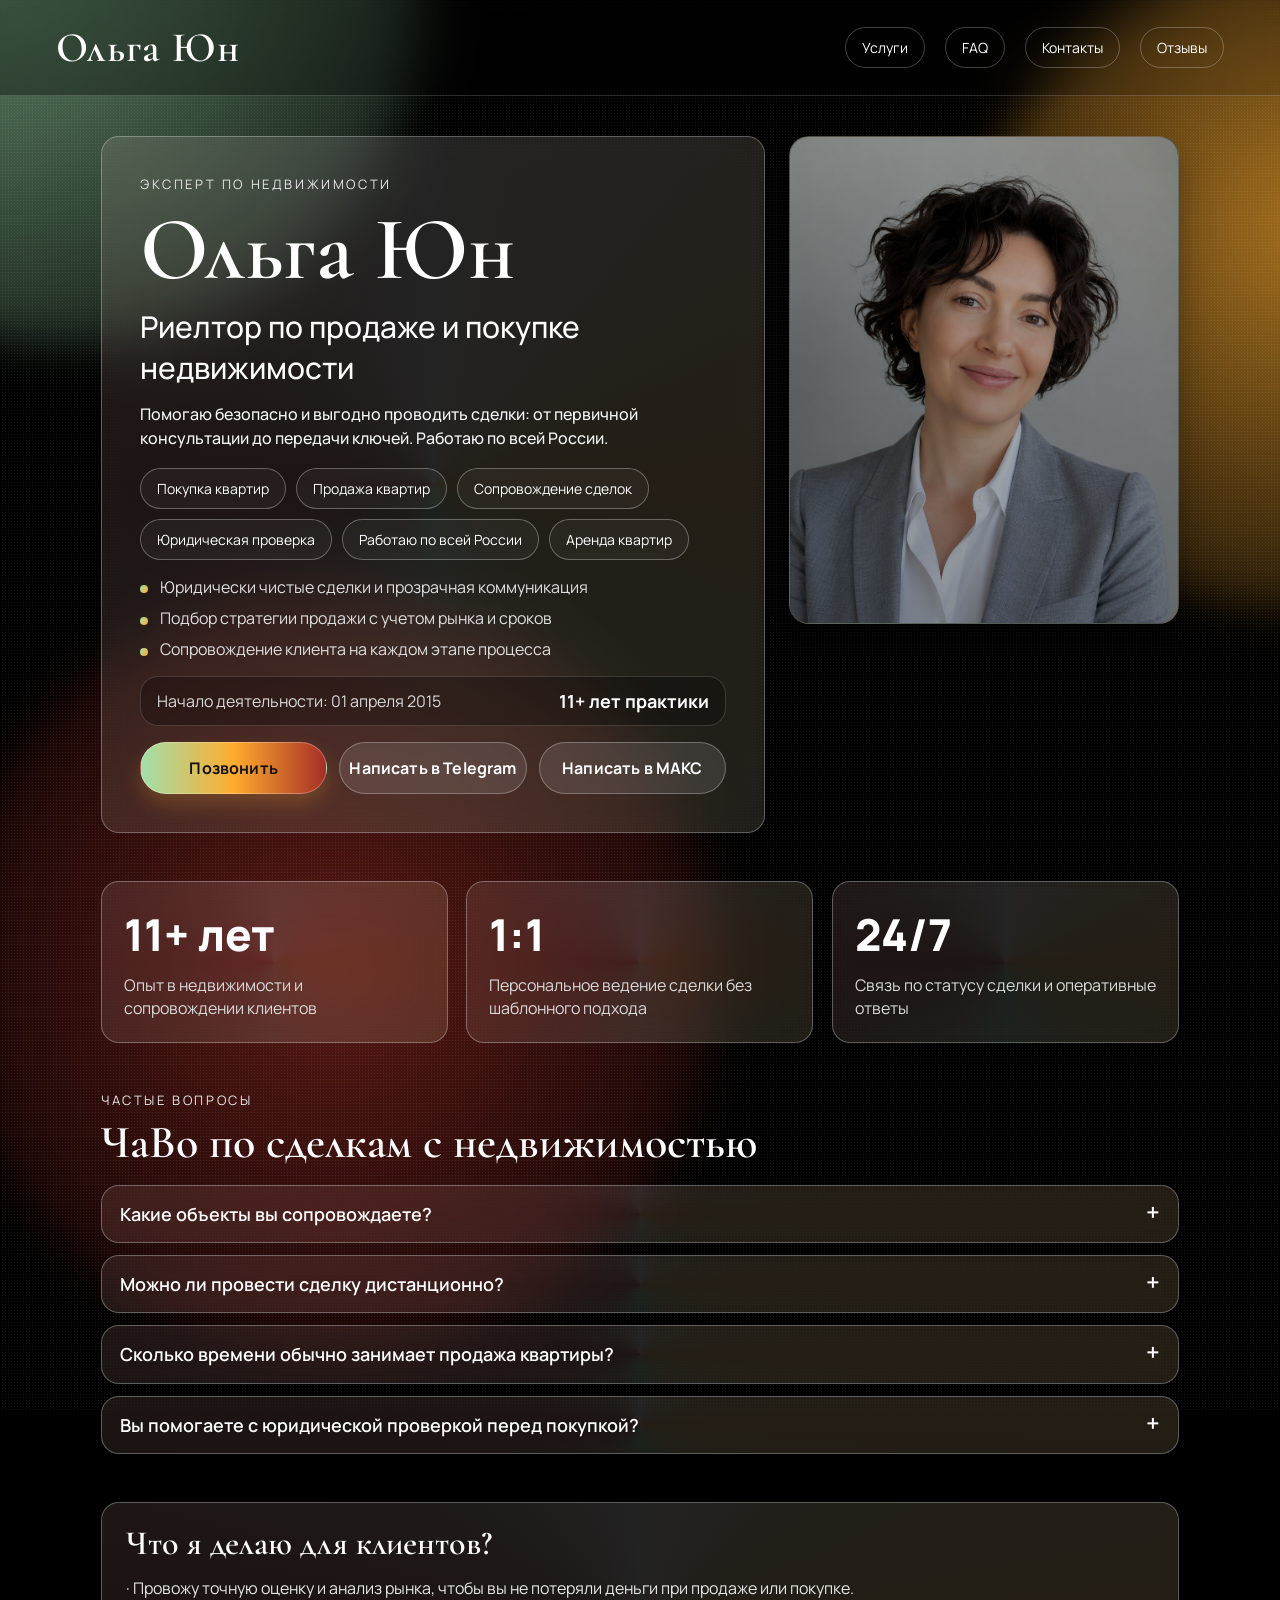
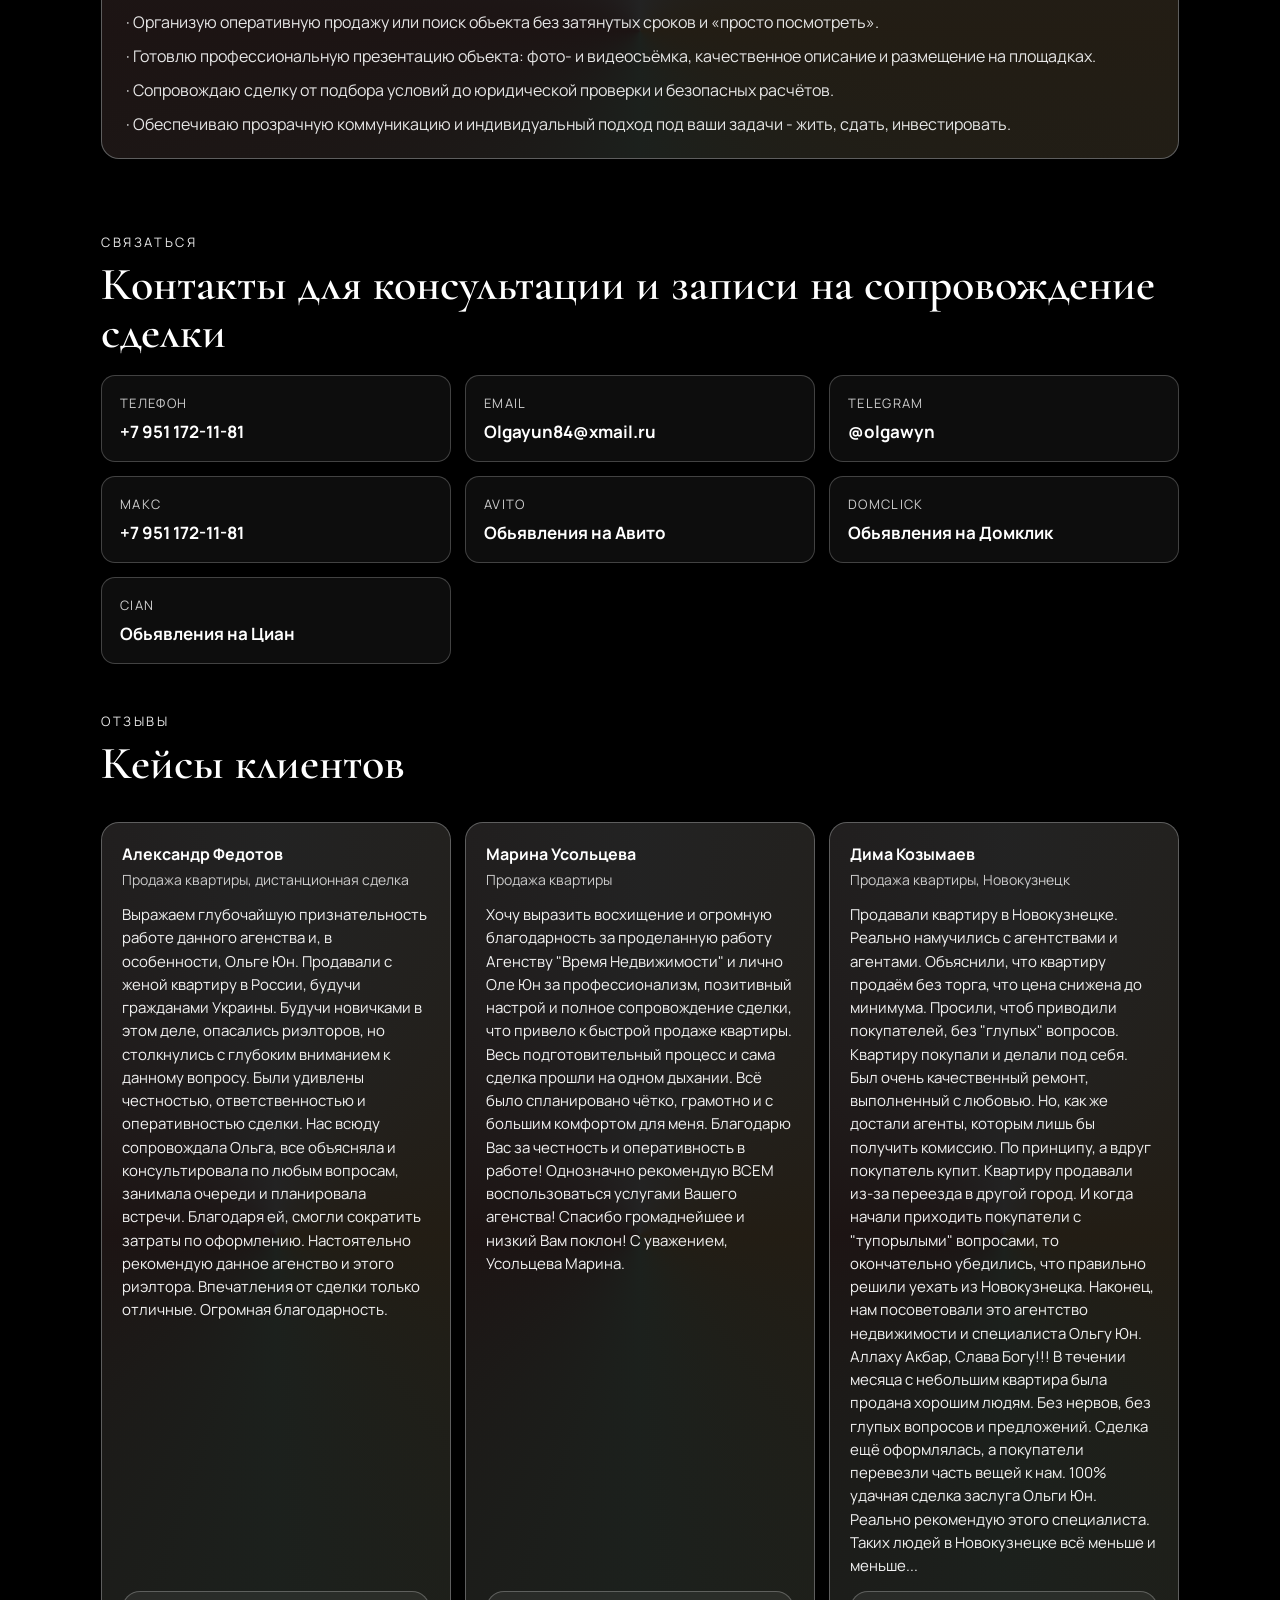
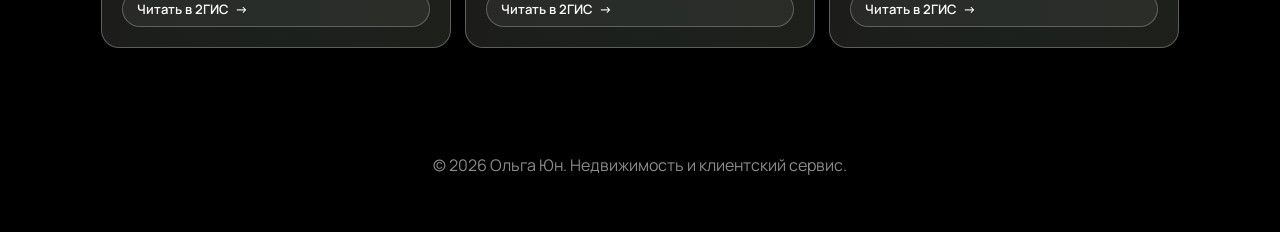
<file: index.html>
<!doctype html>
<html lang="ru-RU">
  <head>
    <meta charset="UTF-8" />
    <meta name="viewport" content="width=device-width, initial-scale=1.0" />
    <meta name="robots" content="index,follow,max-image-preview:large,max-snippet:-1,max-video-preview:-1" />
    <meta name="googlebot" content="index,follow,max-image-preview:large,max-snippet:-1,max-video-preview:-1" />
    <meta name="yandex" content="index,follow" />
    <meta name="author" content="Ольга Юн" />
    <meta name="theme-color" content="#000000" />
    <meta name="format-detection" content="telephone=yes" />
    <meta name="geo.region" content="RU" />
    <meta name="geo.placename" content="Россия" />

    <link rel="apple-touch-icon" sizes="180x180" href="/apple-touch-icon.png" />
    <link rel="icon" type="image/png" sizes="32x32" href="/favicon-32x32.png" />
    <link rel="icon" type="image/png" sizes="16x16" href="/favicon-16x16.png" />
    <link rel="icon" href="/favicon.ico" />
    <link rel="manifest" href="/site.webmanifest" />
    <link rel="canonical" href="https://olga-yun.ru/" />
    <link rel="alternate" hreflang="ru-RU" href="https://olga-yun.ru/" />
    <link rel="alternate" hreflang="x-default" href="https://olga-yun.ru/" />

    <link rel="preload" as="image" href="/image.png" fetchpriority="high" />
    <meta
      name="description"
      content="Риелтор Ольга Юн: покупка, продажа и юридически безопасное сопровождение сделок с недвижимостью по всей России. 11+ лет практики."
    />
    <meta
      name="keywords"
      content="риелтор, агент по недвижимости, продажа квартиры, купить квартиру, сопровождение сделки недвижимость, дистанционная сделка, риелтор по всей России"
    />

    <meta property="og:type" content="website" />
    <meta property="og:locale" content="ru_RU" />
    <meta property="og:site_name" content="Ольга Юн — Риелтор" />
    <meta
      property="og:title"
      content="Риелтор Ольга Юн — работаю по всей России"
    />
    <meta
      property="og:description"
      content="Профессиональное сопровождение покупки и продажи недвижимости: оценка, проверка документов, безопасные расчеты и сделка под ключ."
    />
    <meta property="og:url" content="https://olga-yun.ru/" />
    <meta property="og:image" content="https://olga-yun.ru/image.png" />
    <meta property="og:image:width" content="941" />
    <meta property="og:image:height" content="1672" />
    <meta property="og:image:alt" content="Ольга Юн — риелтор" />

    <meta name="twitter:card" content="summary_large_image" />
    <meta
      name="twitter:title"
      content="Риелтор Ольга Юн — работаю по всей России"
    />
    <meta
      name="twitter:description"
      content="Сделки с недвижимостью по всей России: от стратегии продажи до передачи ключей."
    />
    <meta name="twitter:image" content="https://olga-yun.ru/image.png" />

    <title>Риелтор Ольга Юн | Сопровождение сделок с недвижимостью по всей России</title>
    <script type="module" crossorigin src="/index.js"></script>
    <link rel="stylesheet" crossorigin href="/index.css">
  </head>
  <body>
    <div id="root"><div class="page-shell"><div class="backdrop" aria-hidden="true"><div class="orb orb-a"></div><div class="orb orb-b"></div><div class="orb orb-c"></div><div class="grain"></div></div><header class="top-nav"><span class="brand-mark">Ольга Юн</span><nav><a href="#services">Услуги</a><a href="#faq">FAQ</a><a href="#contacts">Контакты</a><a href="#reviews">Отзывы</a></nav></header><main class="content"><section id="services" class="hero-grid"><section class="photo-card reveal" data-reveal="true"><div class="photo-frame photo-frame--portrait"><img class="photo-image" src="/image.png" alt="Портрет Ольги Юн" loading="eager"/><div class="photo-edge-shade" aria-hidden="true"></div></div></section><article class="hero-card glass-card reveal" data-reveal="true" data-reveal-mobile-immediate="true"><p class="eyebrow">Эксперт по недвижимости</p><h1>Ольга Юн</h1><p class="lead">Риелтор по продаже и покупке недвижимости</p><p class="description">Помогаю безопасно и выгодно проводить сделки: от первичной консультации до передачи ключей. Работаю по всей России.</p><div class="tag-row"><span class="activity-tag">Покупка квартир</span><span class="activity-tag">Продажа квартир</span><span class="activity-tag">Сопровождение сделок</span><span class="activity-tag">Юридическая проверка</span><span class="activity-tag">Работаю по всей России</span><span class="activity-tag">Аренда квартир</span></div><ul class="value-list"><li>Юридически чистые сделки и прозрачная коммуникация</li><li>Подбор стратегии продажи с учетом рынка и сроков</li><li>Сопровождение клиента на каждом этапе процесса</li></ul><div class="experience-line"><span>Начало деятельности: <!-- -->01 апреля 2015</span><strong>11<!-- -->+ лет практики</strong></div><div class="actions"><a class="primary-btn" href="tel:+79511721181">Позвонить</a><a class="ghost-btn" href="https://t.me/olgawyn" target="_blank" rel="noreferrer">Написать в Telegram</a><a class="ghost-btn" href="https://max.ru/u/f9LHodD0cOJdbl1NSS8zZmJtOGxijgiGOlLNstz_nhcj_lwuU9fuco1yhjs" target="_blank" rel="noreferrer">Написать в МАКС</a></div></article></section><section class="metrics reveal" data-reveal="true"><article class="metric-card glass-card"><p class="metric-value">11+ лет</p><p class="metric-caption">Опыт в недвижимости и сопровождении клиентов</p></article><article class="metric-card glass-card"><p class="metric-value">1:1</p><p class="metric-caption">Персональное ведение сделки без шаблонного подхода</p></article><article class="metric-card glass-card"><p class="metric-value">24/7</p><p class="metric-caption">Связь по статусу сделки и оперативные ответы</p></article></section><section id="faq" class="faq-section reveal" data-reveal="true"><header class="section-heading"><p class="eyebrow">Частые вопросы</p><h2>ЧаВо по сделкам с недвижимостью</h2></header><div class="faq-grid"><details class="faq-card glass-card reveal faq-card--reveal" data-reveal="true" style="transition-delay:90ms;transition-duration:620ms, 620ms;--reveal-x:-22px;--reveal-y:18px"><summary>Какие объекты вы сопровождаете?</summary><p>Сопровождаю сделки с квартирами и частными домами: от оценки объекта и маркетинга до безопасных расчетов и передачи ключей. Работаю по всей России.</p></details><details class="faq-card glass-card reveal faq-card--reveal" data-reveal="true" style="transition-delay:220ms;transition-duration:700ms, 700ms;--reveal-x:22px;--reveal-y:28px"><summary>Можно ли провести сделку дистанционно?</summary><p>Да. Для собственников и покупателей из любого города выстраиваю дистанционный процесс с онлайн-проверкой документов, доверенностями и поэтапным контролем сделки.</p></details><details class="faq-card glass-card reveal faq-card--reveal" data-reveal="true" style="transition-delay:350ms;transition-duration:620ms, 620ms;--reveal-x:-22px;--reveal-y:38px"><summary>Сколько времени обычно занимает продажа квартиры?</summary><p>Срок зависит от локации, цены и состояния объекта. На старте формирую стратегию с прогнозом по срокам экспозиции и планом действий для ускорения продажи.</p></details><details class="faq-card glass-card reveal faq-card--reveal" data-reveal="true" style="transition-delay:480ms;transition-duration:700ms, 700ms;--reveal-x:22px;--reveal-y:18px"><summary>Вы помогаете с юридической проверкой перед покупкой?</summary><p>Да. Проверяю собственников, историю перехода прав, обременения и риски по документам, чтобы минимизировать вероятность оспаривания сделки в будущем.</p></details></div></section><section class="pre-faq-section reveal" data-reveal="true"><article class="pre-faq-card glass-card"><h2>Что я делаю для клиентов?</h2><ul class="pre-faq-list"><li>· Провожу точную оценку и анализ рынка, чтобы вы не потеряли деньги при продаже или покупке.</li><li>· Организую оперативную продажу или поиск объекта без затянутых сроков и «просто посмотреть».</li><li>· Готовлю профессиональную презентацию объекта: фото- и видеосъёмка, качественное описание и размещение на площадках.</li><li>· Сопровождаю сделку от подбора условий до юридической проверки и безопасных расчётов.</li><li>· Обеспечиваю прозрачную коммуникацию и индивидуальный подход под ваши задачи - жить, сдать, инвестировать.</li></ul></article></section><section id="contacts" class="contacts reveal" data-reveal="true"><header class="section-heading"><p class="eyebrow">Связаться</p><h2>Контакты для консультации и записи на сопровождение сделки</h2></header><ul class="contact-links"><li><a href="tel:+79511721181" rel="noreferrer"><span>Телефон</span><strong>+7 951 172-11-81</strong></a></li><li><a href="mailto:Olgayun84@xmail.ru" rel="noreferrer"><span>Email</span><strong>Olgayun84@xmail.ru</strong></a></li><li><a href="https://t.me/olgawyn" target="_blank" rel="noreferrer"><span>Telegram</span><strong>@olgawyn</strong></a></li><li><a href="https://max.ru/u/f9LHodD0cOJdbl1NSS8zZmJtOGxijgiGOlLNstz_nhcj_lwuU9fuco1yhjs" target="_blank" rel="noreferrer"><span>МАКС</span><strong>+7 951 172-11-81</strong></a></li><li><a href="https://www.avito.ru/user/2c8007c3a3c8784887f2ba3fb209ad88/profile" target="_blank" rel="noreferrer"><span>Avito</span><strong>Обьявления на Авито</strong></a></li><li><a href="https://agencies.domclick.ru/agent/48265669" target="_blank" rel="noreferrer"><span>Domclick</span><strong>Обьявления на Домклик</strong></a></li><li><a href="https://www.cian.ru/agents/104623564" target="_blank" rel="noreferrer"><span>Cian</span><strong>Обьявления на Циан</strong></a></li></ul></section><section id="reviews"><section class="reviews reveal" data-reveal="true" data-reveal-early="true"><header class="section-heading"><p class="eyebrow">Отзывы</p><h2>Кейсы клиентов</h2></header><div class="reviews-grid"><article class="review-card glass-card"><div class="review-meta"><strong>Александр Федотов</strong><span>Продажа квартиры, дистанционная сделка</span></div><p class="review-text">Выражаем глубочайшую признательность работе данного агенства и, в особенности, Ольге Юн. Продавали с женой квартиру в России, будучи гражданами Украины. Будучи новичками в этом деле, опасались риэлторов, но столкнулись с глубоким вниманием к данному вопросу. Были удивлены честностью, ответственностью и оперативностью сделки. Нас всюду сопровождала Ольга, все объясняла и консультировала по любым вопросам, занимала очереди и планировала встречи. Благодаря ей, смогли сократить затраты по оформлению. Настоятельно рекомендую данное агенство и этого риэлтора. Впечатления от сделки только отличные. Огромная благодарность.</p><a class="review-source" href="https://2gis.com/reviews/844954211502492/review/12868748" target="_blank" rel="noopener noreferrer">Читать в 2ГИС<span aria-hidden="true">→</span></a></article><article class="review-card glass-card"><div class="review-meta"><strong>Марина Усольцева</strong><span>Продажа квартиры</span></div><p class="review-text">Хочу выразить восхищение и огромную благодарность за проделанную работу Агенству &quot;Время Недвижимости&quot; и лично Оле Юн за профессионализм, позитивный настрой и полное сопровождение сделки, что привело к быстрой продаже квартиры. Весь подготовительный процесс и сама сделка прошли на одном дыхании. Всё было спланировано чётко, грамотно и с большим комфортом для меня. Благодарю Вас за честность и оперативность в работе! Однозначно рекомендую ВСЕМ воспользоваться услугами Вашего агенства! Спасибо громаднейшее и низкий Вам поклон! С уважением, Усольцева Марина.</p><a class="review-source" href="https://2gis.ru/novokuznetsk/firm/844954211502492/tab/reviews/review/8947199" target="_blank" rel="noopener noreferrer">Читать в 2ГИС<span aria-hidden="true">→</span></a></article><article class="review-card glass-card"><div class="review-meta"><strong>Дима Козымаев</strong><span>Продажа квартиры, Новокузнецк</span></div><p class="review-text">Продавали квартиру в Новокузнецке. Реально намучились с агентствами и агентами. Объяснили, что квартиру продаём без торга, что цена снижена до минимума. Просили, чтоб приводили покупателей, без &quot;глупых&quot; вопросов. Квартиру покупали и делали под себя. Был очень качественный ремонт, выполненный с любовью. Но, как же достали агенты, которым лишь бы получить комиссию. По принципу, а вдруг покупатель купит. Квартиру продавали из-за переезда в другой город. И когда начали приходить покупатели с &quot;тупорылыми&quot; вопросами, то окончательно убедились, что правильно решили уехать из Новокузнецка. Наконец, нам посоветовали это агентство недвижимости и специалиста Ольгу Юн. Аллаху Акбар, Слава Богу!!! В течении месяца с небольшим квартира была продана хорошим людям. Без нервов, без глупых вопросов и предложений. Сделка ещё оформлялась, а покупатели перевезли часть вещей к нам. 100% удачная сделка заслуга Ольги Юн. Реально рекомендую этого специалиста. Таких людей в Новокузнецке всё меньше и меньше...</p><a class="review-source" href="https://2gis.ru/novokuznetsk/firm/844954211502492/tab/reviews/review/9299232" target="_blank" rel="noopener noreferrer">Читать в 2ГИС<span aria-hidden="true">→</span></a></article></div></section></section><script type="application/ld+json">{"@context":"https://schema.org","@type":"RealEstateAgent","@id":"https://olga-yun.ru/#realestateagent","name":"Ольга Юн","description":"Помогаю безопасно и выгодно проводить сделки: от первичной консультации до передачи ключей. Работаю по всей России.","areaServed":[{"@type":"Country","name":"Россия"}],"address":{"@type":"PostalAddress","addressCountry":"RU"},"telephone":"+7 951 172-11-81","email":"Olgayun84@xmail.ru","url":"https://olga-yun.ru/","image":"https://olga-yun.ru/image.png","priceRange":"₽₽","openingHoursSpecification":[{"@type":"OpeningHoursSpecification","dayOfWeek":["Monday","Tuesday","Wednesday","Thursday","Friday","Saturday","Sunday"],"opens":"09:00","closes":"21:00"}],"sameAs":["https://t.me/olgawyn"],"knowsAbout":["Продажа квартиры","Покупка недвижимости","Юридическое сопровождение сделки","Подбор недвижимости","Дистанционные сделки с недвижимостью"],"makesOffer":[{"@type":"Offer","itemOffered":{"@type":"Service","name":"Продажа квартир и вторичной недвижимости","description":"Помогаю оценить объект, подготовить пакет документов и согласовать безопасную форму расчетов по сделке.","areaServed":{"@type":"Country","name":"Россия"}}},{"@type":"Offer","itemOffered":{"@type":"Service","name":"Подбор и покупка недвижимости","description":"Сопровождаю покупателя от первичного брифа до регистрации права собственности с учетом бюджета и сроков.","areaServed":{"@type":"Country","name":"Россия"}}},{"@type":"Offer","itemOffered":{"@type":"Service","name":"Дистанционные сделки и сложные цепочки","description":"Веду удаленное сопровождение и цепочки с несколькими участниками, чтобы сделка прошла в запланированные сроки.","areaServed":{"@type":"Country","name":"Россия"}}},{"@type":"Offer","itemOffered":{"@type":"Service","name":"Юридическое сопровождение сделок","description":"Помогаю провести продажу, покупку или обмен недвижимости с фокусом на юридическую безопасность и прозрачные расчеты между сторонами.","areaServed":{"@type":"Country","name":"Россия"}}}]}</script><script type="application/ld+json">{"@context":"https://schema.org","@type":"Person","@id":"https://olga-yun.ru/#person","name":"Ольга Юн","jobTitle":"Риелтор по продаже и покупке недвижимости","description":"Помогаю безопасно и выгодно проводить сделки: от первичной консультации до передачи ключей. Работаю по всей России.","image":"https://olga-yun.ru/image.png","telephone":"+7 951 172-11-81","email":"Olgayun84@xmail.ru","url":"https://olga-yun.ru/","sameAs":["https://t.me/olgawyn"],"worksFor":{"@id":"https://olga-yun.ru/#realestateagent"},"areaServed":"Вся Россия"}</script><script type="application/ld+json">{"@context":"https://schema.org","@type":"BreadcrumbList","itemListElement":[{"@type":"ListItem","position":1,"name":"Главная","item":"https://olga-yun.ru/"},{"@type":"ListItem","position":2,"name":"Услуги риелтора","item":"https://olga-yun.ru/#services"},{"@type":"ListItem","position":3,"name":"FAQ","item":"https://olga-yun.ru/#faq"},{"@type":"ListItem","position":4,"name":"Контакты","item":"https://olga-yun.ru/#contacts"}]}</script><script type="application/ld+json">{"@context":"https://schema.org","@type":"FAQPage","mainEntity":[{"@type":"Question","name":"Какие объекты вы сопровождаете?","acceptedAnswer":{"@type":"Answer","text":"Сопровождаю сделки с квартирами и частными домами: от оценки объекта и маркетинга до безопасных расчетов и передачи ключей. Работаю по всей России."}},{"@type":"Question","name":"Можно ли провести сделку дистанционно?","acceptedAnswer":{"@type":"Answer","text":"Да. Для собственников и покупателей из любого города выстраиваю дистанционный процесс с онлайн-проверкой документов, доверенностями и поэтапным контролем сделки."}},{"@type":"Question","name":"Сколько времени обычно занимает продажа квартиры?","acceptedAnswer":{"@type":"Answer","text":"Срок зависит от локации, цены и состояния объекта. На старте формирую стратегию с прогнозом по срокам экспозиции и планом действий для ускорения продажи."}},{"@type":"Question","name":"Вы помогаете с юридической проверкой перед покупкой?","acceptedAnswer":{"@type":"Answer","text":"Да. Проверяю собственников, историю перехода прав, обременения и риски по документам, чтобы минимизировать вероятность оспаривания сделки в будущем."}}]}</script></main><footer class="footer"><p>© <!-- -->2026<!-- --> <!-- -->Ольга Юн<!-- -->. Недвижимость и клиентский сервис.</p></footer></div></div>
  </body>
</html>
</file>
<file: index.css>
@import"https://fonts.googleapis.com/css2?family=Cormorant+Garamond:wght@500;600;700&family=Manrope:wght@300;400;500;600;700;800&display=swap";:root{--color-midnight-canvas: #000000;--color-frost-white: #ffffff;--color-deep-shadow: #181818;--color-whisper-gray: #8b8b8b;--color-misty-gray: #636363;--gradient-deep-ocean-gradient: linear-gradient( 90deg, rgb(160, 224, 171), rgb(255, 172, 46) 50%, rgb(165, 45, 37) );--font-roobert: "Manrope", ui-sans-serif, system-ui, -apple-system, sans-serif;--font-raleway: "Cormorant Garamond", "Times New Roman", serif;--text-body: 16px;--page-max-width: 1078px;--radius-card: 18px;--radius-pill: 75.024px;--glass-bg: rgba(255, 255, 255, .07);--glass-border: rgba(255, 255, 255, .32);--section-gap: 48px;--header-bg: linear-gradient(90deg, rgba(0, 0, 0, .35), rgba(0, 0, 0, .12))}*{box-sizing:border-box}html,body,#root{min-height:100%}html{scroll-padding-top:104px;background:var(--color-midnight-canvas);overscroll-behavior-y:none}body{position:relative;margin:0;font-family:var(--font-roobert);color:var(--color-frost-white);background:var(--color-midnight-canvas);font-size:var(--text-body);overflow-x:hidden;overscroll-behavior-y:none}body:before{content:"";position:fixed;left:0;right:0;top:0;height:env(safe-area-inset-top,0px);background:var(--header-bg);z-index:10;pointer-events:none}a{color:inherit;text-decoration:none}section[id]{scroll-margin-top:104px}.page-shell{position:relative;isolation:isolate}.backdrop{position:fixed;top:-40vmax;right:-40vmax;bottom:-40vmax;left:-40vmax;z-index:-3;pointer-events:none}.orb{position:absolute;border-radius:50%;mix-blend-mode:screen;filter:blur(24px);opacity:.75;animation:float 16s ease-in-out infinite}.orb-a{width:55vmax;height:55vmax;left:10%;top:8%;background:radial-gradient(circle at 30% 30%,#a0e0abf2,#1212120f)}.orb-b{width:50vmax;height:50vmax;right:8%;top:25%;animation-delay:-5s;background:radial-gradient(circle at 55% 40%,#ffac2ee0,#15151514)}.orb-c{width:60vmax;height:60vmax;left:20%;bottom:3%;animation-delay:-10s;background:radial-gradient(circle at 50% 50%,#a52d25b8,#00000014)}.grain{position:absolute;top:0;right:0;bottom:0;left:0;opacity:.16;background-image:radial-gradient(rgba(255,255,255,.5) .4px,transparent .4px);background-size:3px 3px}.top-nav{position:sticky;top:0;z-index:11;isolation:isolate;display:flex;justify-content:space-between;align-items:center;padding:calc(22px + env(safe-area-inset-top,0px)) clamp(20px,5vw,56px) 22px;-webkit-backdrop-filter:blur(14px);backdrop-filter:blur(14px);border-bottom:1px solid rgba(255,255,255,.16);background:var(--header-bg)}.brand-mark{font-family:var(--font-raleway);font-size:clamp(30px,4vw,42px);font-weight:600;letter-spacing:.02em;white-space:nowrap}.top-nav nav{display:flex;gap:20px;flex-wrap:wrap}.top-nav nav a{padding:10px 16px;border-radius:var(--radius-pill);border:1px solid rgba(255,255,255,.25);font-size:14px;transition:transform .22s ease,background-color .22s ease}.top-nav nav a:hover{transform:translateY(-2px);background-color:#ffffff1f}.content{width:min(var(--page-max-width),calc(100% - 40px));margin:0 auto;padding:40px 0 72px;display:grid;gap:var(--section-gap)}.hero-grid{display:grid;grid-template-columns:minmax(0,1fr) minmax(280px,390px);grid-template-areas:"info photo";gap:24px;align-items:start}.glass-card{--tilt-x: 0deg;--tilt-y: 0deg;position:relative;background:var(--glass-bg);border:1px solid var(--glass-border);border-radius:var(--radius-card);-webkit-backdrop-filter:blur(20px);backdrop-filter:blur(20px);overflow:hidden;transform:perspective(1100px) rotateX(var(--tilt-x)) rotateY(var(--tilt-y));transition:transform .25s ease,border-color .25s ease}.glass-card:before{content:"";position:absolute;top:-120%;right:-30%;bottom:-120%;left:-30%;background:conic-gradient(from 0deg,#ffffff59,#ffac2e59,#a0e0ab59,#a52d2559,#ffffff59);animation:spin 14s linear infinite;opacity:.2}.glass-card>*{position:relative;z-index:1}.hero-card{grid-area:info;padding:clamp(24px,3vw,38px);display:grid;gap:14px}.eyebrow{margin:0;font-size:13px;text-transform:uppercase;letter-spacing:.2em;color:#e7e7e7}.hero-card h1{margin:0;font-family:var(--font-raleway);font-size:clamp(48px,7vw,92px);font-weight:600;line-height:.95}.lead{margin:0;font-size:clamp(20px,2.8vw,30px);font-weight:500}.description{margin:0;max-width:62ch;line-height:1.5;color:#f7f7f7;font-weight:500}.service-territory{margin:0;color:#e5e5e5;font-size:15px;line-height:1.5}.hero-lorem{margin:0;color:#d9d9d9;line-height:1.58;font-size:15px}.tag-row{display:flex;gap:10px;flex-wrap:wrap;margin-top:4px}.activity-tag{border:1px solid rgba(255,255,255,.3);border-radius:var(--radius-pill);padding:10px 16px;font-size:14px;background-color:#ffffff0a}.value-list{margin:2px 0 0;padding:0;list-style:none;display:grid;gap:8px}.value-list li{position:relative;padding-left:20px;color:#dfdfdf;line-height:1.45}.value-list li:before{content:"";position:absolute;left:0;top:.58em;width:8px;height:8px;border-radius:50%;background:linear-gradient(120deg,#a0e0ab,#ffac2e)}.experience-line{display:flex;gap:14px;justify-content:space-between;align-items:center;padding:12px 16px;border-radius:var(--radius-card);background:#00000047;border:1px solid rgba(255,255,255,.15);flex-wrap:wrap}.experience-line span{color:#d9d9d9}.experience-line strong{font-size:18px}.actions{display:flex;gap:12px;flex-wrap:nowrap;margin-top:2px}.primary-btn,.ghost-btn{flex:1 1 0;display:inline-flex;align-items:center;justify-content:center;min-height:52px;min-width:0;border-radius:var(--radius-pill);padding:12px 16px;border:1px solid rgba(255,255,255,.28);font-size:16px;font-weight:700;line-height:1;letter-spacing:.01em;white-space:nowrap;position:relative;overflow:hidden;transition:transform .22s ease,box-shadow .22s ease,background-color .22s ease}.primary-btn{background-image:var(--gradient-deep-ocean-gradient);color:#141414;box-shadow:0 10px 20px #ffac2e38}.ghost-btn{background-color:#ffffff1c;color:#fff}.primary-btn:after,.ghost-btn:after{content:"";position:absolute;top:-40%;right:-40%;bottom:-40%;left:-40%;background:linear-gradient(120deg,#fff0,#ffffff57,#fff0);transform:translate(-110%) rotate(12deg);transition:transform .34s ease}.primary-btn:hover,.ghost-btn:hover{transform:translateY(-2px);box-shadow:0 12px 24px #00000038}.primary-btn:hover:after,.ghost-btn:hover:after{transform:translate(110%) rotate(12deg)}.photo-card{grid-area:photo;align-self:start;justify-self:end;width:min(100%,390px);padding:0;display:block}.photo-frame{width:100%;aspect-ratio:4 / 5;max-width:none;border-radius:20px;border:1px solid rgba(255,255,255,.24);display:block;position:relative;overflow:hidden;isolation:isolate;background:radial-gradient(130% 100% at 14% 12%,#a0e0ab42,#a0e0ab00),radial-gradient(100% 90% at 84% 100%,#ffac2e47,#ffac2e00),#090c0eeb;margin:0;box-shadow:inset 0 0 0 1px #ffffff14,0 16px 34px #00000057}.photo-frame--portrait{background-color:#020406e6}.photo-image{width:100%;height:100%;display:block;object-fit:cover;object-position:center 18%;transform:scale(1.02);filter:saturate(1.06) contrast(1.04)}.photo-fallback{position:absolute;top:0;right:0;bottom:0;left:0;display:grid;place-items:center}.photo-fallback-glow{position:absolute;top:0;right:0;bottom:0;left:0;background:radial-gradient(90% 80% at 20% 14%,#d5e9d938,#d5e9d900),radial-gradient(80% 84% at 84% 90%,#c67e3347,#c67e3300)}.photo-fallback-silhouette{position:absolute;bottom:0;width:76%;height:84%;border-radius:999px 999px 24px 24px;background:linear-gradient(180deg,#e5e8ebf0,#c7cdd4e6);box-shadow:inset 0 0 0 1px #ffffff42}.photo-fallback-silhouette:before{content:"";position:absolute;top:8%;left:50%;width:46%;aspect-ratio:1 / 1;transform:translate(-50%);border-radius:50%;background:linear-gradient(180deg,#f5f8faf5,#e1e6eceb)}.photo-fallback-silhouette:after{content:"";position:absolute;left:50%;bottom:0;width:84%;height:64%;transform:translate(-50%);border-radius:999px 999px 20px 20px;background:linear-gradient(180deg,#232a34eb,#10141af2)}.photo-edge-shade{position:absolute;top:0;right:0;bottom:0;left:0;pointer-events:none;background:linear-gradient(180deg,#05080c0a,#05080c5c),radial-gradient(130% 100% at 0% 50%,#00000038,#0000);z-index:2}.metrics{display:grid;grid-template-columns:repeat(3,minmax(0,1fr));gap:18px}.metric-card{padding:22px;min-height:150px;display:grid;align-content:space-between;gap:10px}.metric-value{margin:0;font-size:clamp(28px,4vw,44px);font-weight:800}.metric-caption{margin:0;color:#dadada;line-height:1.45}.section-heading{display:grid;gap:10px;margin-bottom:18px}.section-heading h2{margin:0;font-size:clamp(28px,4.5vw,46px);font-family:var(--font-raleway);font-weight:600;line-height:1.04}.section-subtext{margin:0;color:#d8d8d8;line-height:1.52;max-width:72ch}.regional-grid{display:grid;grid-template-columns:repeat(3,minmax(0,1fr));gap:14px}.regional-card{padding:18px;display:grid;gap:12px}.regional-card h3{margin:0;font-size:22px;line-height:1.2;font-family:var(--font-raleway);font-weight:600}.regional-card p{margin:0;line-height:1.5;color:#ececec}.regional-card ul{margin:0;padding-left:20px;display:grid;gap:7px}.regional-card li{color:#dfdfdf;line-height:1.45}.pre-faq-section{margin-bottom:26px}.pre-faq-card{padding:22px 24px;display:grid;gap:14px}.pre-faq-card h2{margin:0;font-size:clamp(24px,3.8vw,34px);font-family:var(--font-raleway);font-weight:600;line-height:1.1}.pre-faq-list{margin:0;padding:0;list-style:none;display:grid;gap:10px}.pre-faq-list li{color:#e6e6e6;line-height:1.5}.faq-grid{display:grid;gap:12px}.faq-card{padding:16px 18px}.faq-card--reveal{transform:translate(var(--reveal-x, 0px),var(--reveal-y, 24px));transition-property:opacity,transform;transition-timing-function:cubic-bezier(.22,1,.36,1)}.faq-card--reveal.is-visible{transform:translate(0)}.faq-card summary{cursor:pointer;font-size:18px;font-weight:600;line-height:1.35;list-style:none;font-family:var(--font-roobert)}.faq-card summary::-webkit-details-marker{display:none}.faq-card summary:after{content:"+";float:right;font-size:24px;line-height:.8}.faq-card[open] summary:after{content:"−"}.faq-card p{margin:12px 0 0;color:#e2e2e2;line-height:1.55}.contact-links{margin:0;padding:0;list-style:none;display:grid;grid-template-columns:repeat(3,minmax(0,1fr));gap:14px}.contact-links li a{display:grid;gap:8px;padding:18px;border-radius:14px;border:1px solid rgba(255,255,255,.22);background:#ffffff0d;transition:transform .22s ease,background-color .22s ease}.contact-links li a:hover{transform:translateY(-3px);background:#ffffff1c}.contact-links span{color:#cdcdcd;font-size:13px;text-transform:uppercase;letter-spacing:.1em}.contact-links strong{font-size:17px;word-break:break-word}.reviews{display:grid;gap:16px}.reviews-grid{display:grid;grid-template-columns:repeat(3,minmax(0,1fr));gap:14px}.review-card{padding:20px;display:grid;gap:14px;grid-template-rows:auto 1fr auto;align-content:start}.review-text{margin:0;line-height:1.55;color:#f2f2f2;font-size:15px;white-space:pre-line}.review-meta{display:grid;gap:5px}.review-meta strong{font-size:16px}.review-meta span{color:#cbcbcb;font-size:14px}.review-source{display:inline-flex;align-items:center;gap:6px;align-self:start;padding:8px 14px;border-radius:var(--radius-pill);border:1px solid rgba(255,255,255,.25);background:#ffffff0f;font-size:13px;font-weight:600;color:#fff;transition:transform .22s ease,background-color .22s ease}.review-source:hover{transform:translateY(-2px);background:#ffffff24}.footer{padding:18px 20px 40px;text-align:center;color:var(--color-whisper-gray)}.reveal{opacity:0;transform:translateY(32px);transition:opacity .56s ease,transform .56s ease}.reveal.is-visible{opacity:1;transform:translateY(0)}@keyframes float{0%,to{transform:translateZ(0) scale(1)}50%{transform:translate3d(0,-4%,0) scale(1.03)}}@keyframes spin{0%{transform:rotate(0)}to{transform:rotate(360deg)}}@media (max-width: 860px){.hero-grid{grid-template-columns:1fr;grid-template-areas:"photo" "info";gap:18px}.photo-card{justify-self:center;width:min(100%,360px)}.metrics,.regional-grid,.contact-links,.reviews-grid{grid-template-columns:1fr 1fr}}@media (max-width: 680px){.top-nav{flex-direction:row;align-items:center;justify-content:space-between;gap:10px;padding:calc(12px + env(safe-area-inset-top,0px)) 14px 12px}.top-nav nav{flex:0 1 auto;justify-content:flex-end;flex-wrap:nowrap!important;gap:6px;min-width:0}.top-nav nav a{display:inline-flex;align-items:center;padding:8px 12px;font-size:13px;line-height:1;white-space:nowrap}.brand-mark{font-size:24px;line-height:1}.content{width:min(var(--page-max-width),calc(100% - 26px));gap:32px;padding-top:24px}.photo-card{width:min(100%,300px)}.photo-frame{width:100%;aspect-ratio:4 / 5}.metrics,.regional-grid,.contact-links,.reviews-grid{grid-template-columns:1fr}.actions{flex-direction:column}.primary-btn,.ghost-btn{text-align:center;width:100%}}@media (max-width: 480px){.top-nav{column-gap:8px;padding:calc(10px + env(safe-area-inset-top,0px)) 12px 10px}.top-nav nav{gap:4px}.top-nav nav a{padding:7px 9px;font-size:12px}.brand-mark{font-size:22px;letter-spacing:0}}@media (max-width: 380px){.top-nav{column-gap:6px;padding-inline:10px}.top-nav nav{gap:3px}.top-nav nav a{padding:6px 7px;font-size:11px}.brand-mark{font-size:20px}}@media (prefers-reduced-motion: reduce){*,*:before,*:after{animation:none!important;transition:none!important;scroll-behavior:auto!important}.reveal{opacity:1;transform:none}}
</file>
